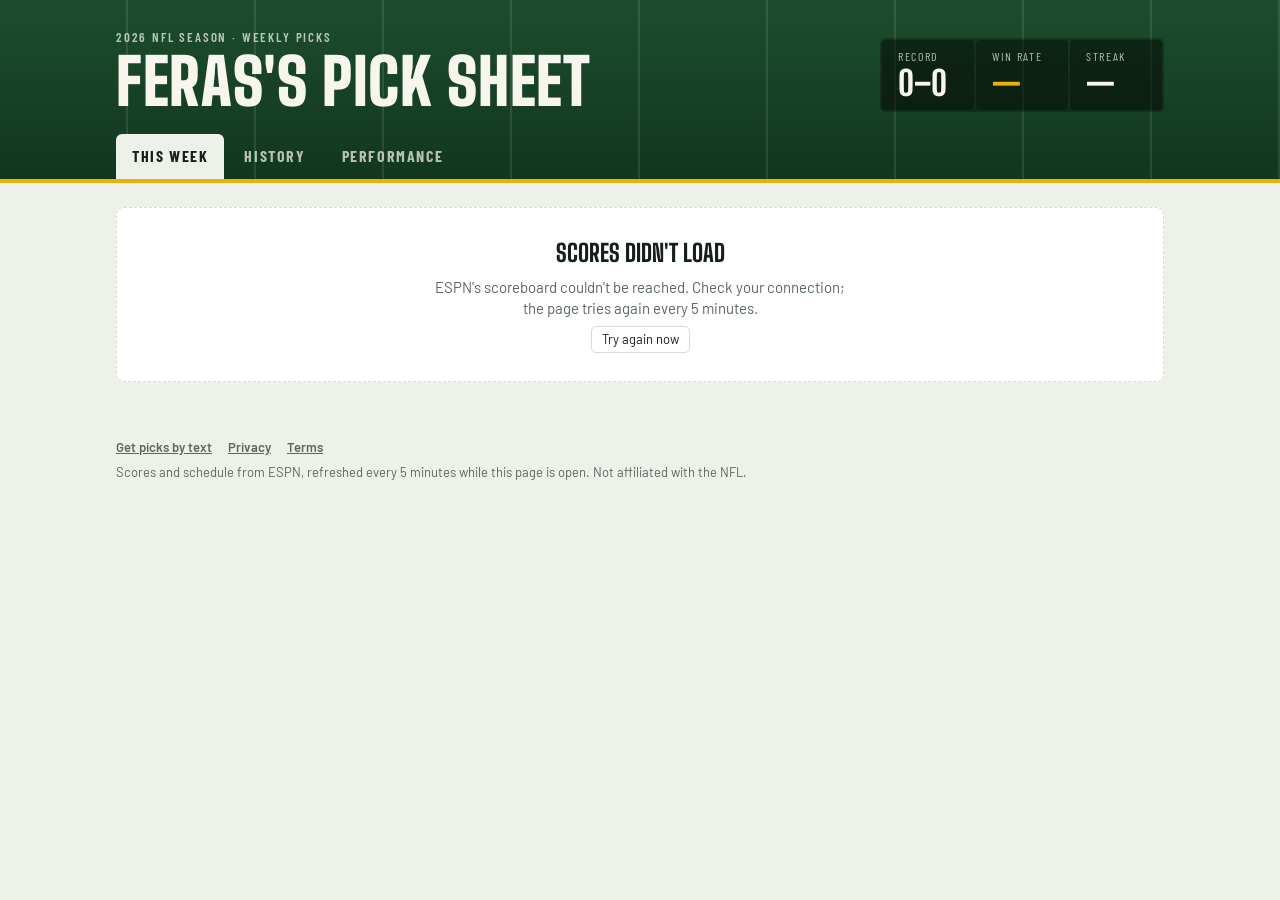
<file: index.html>
<!doctype html>
<html lang="en">
<head>
<meta charset="utf-8">
<meta name="viewport" content="width=device-width,initial-scale=1,viewport-fit=cover">
<title>Feras's Pick Sheet</title>
<meta name="description" content="Feras's NFL picks for the 2026 season, with live scores, week-by-week history and pick performance.">
<link rel="icon" href="data:image/svg+xml,%3Csvg xmlns='http://www.w3.org/2000/svg' viewBox='0 0 32 32'%3E%3Crect width='32' height='32' rx='6' fill='%231d4d2e'/%3E%3Cellipse cx='16' cy='16' rx='11' ry='7' fill='%238a4b22' transform='rotate(-35 16 16)'/%3E%3Cpath d='M11 21l10-10M13 15l2 2M15 13l2 2M17 11l2 2' stroke='%23fff' stroke-width='1.6'/%3E%3C/svg%3E">
<link rel="preconnect" href="https://fonts.googleapis.com">
<link rel="preconnect" href="https://fonts.gstatic.com" crossorigin>
<link rel="stylesheet" href="https://fonts.googleapis.com/css2?family=Big+Shoulders+Display:wght@700;800;900&family=Barlow:wght@400;500;600;700&family=Barlow+Condensed:wght@500;600;700&display=swap">
<style>
/* Layout: a turf scoreboard band (yard lines, chalk type) over a pale pick-sheet ground; games are scoreboard cards in a 2-up grid that stacks on phones */
:root{
  --turf:#1d4d2e; --turf-deep:#123620; --chalk:#f6f5ee; --chalk-dim:rgba(246,245,238,.72);
  --ground:#eef1ea; --card:#ffffff; --ink:#16201a; --muted:#5a675e; --rule:#d5dcd2; --soft:#e6ebe3;
  --flag:#e9b10c; --flag-ink:#2f2400;
  --win:#16804a; --loss:#c1352b; --push:#7c857d;
  --f-display:"Big Shoulders Display","Arial Narrow",Impact,sans-serif;
  --f-body:"Barlow",system-ui,-apple-system,"Segoe UI",sans-serif;
  --f-label:"Barlow Condensed","Arial Narrow",system-ui,sans-serif;
  color-scheme:light;
}
@media (prefers-color-scheme: dark){
  :root{
    --turf:#163d24; --turf-deep:#0d2817; --chalk:#f1f0e8; --chalk-dim:rgba(241,240,232,.7);
    --ground:#0e1511; --card:#161f19; --ink:#e7ece6; --muted:#93a097; --rule:#28352c; --soft:#1d2820;
    --flag:#f2c230; --flag-ink:#2f2400;
    --win:#3dbb74; --loss:#ee6259; --push:#8d968e;
    color-scheme:dark;
  }
}
*{box-sizing:border-box}
html{-webkit-text-size-adjust:100%}
body{margin:0;background:var(--ground);color:var(--ink);font-family:var(--f-body);font-size:15px;line-height:1.45;padding-bottom:env(safe-area-inset-bottom,0px)}
button{font:inherit;color:inherit}
:focus-visible{outline:2px solid var(--flag);outline-offset:2px}
[hidden]{display:none!important}
.wrap{max-width:1080px;margin:0 auto;padding-left:max(16px,env(safe-area-inset-left,0px));padding-right:max(16px,env(safe-area-inset-right,0px))}

/* ---------- turf band ---------- */
.band{
  color:var(--chalk);
  background:
    repeating-linear-gradient(90deg,transparent 0 calc(10% - 2px),rgba(255,255,255,.10) calc(10% - 2px) 10%),
    linear-gradient(180deg,var(--turf),var(--turf-deep));
  border-bottom:4px solid var(--flag);
}
.band .wrap{padding-block:calc(28px + env(safe-area-inset-top,0px)) 0;display:grid;gap:22px}
.band-top{display:flex;flex-wrap:wrap;justify-content:space-between;align-items:flex-end;gap:20px}
.eyebrow{font-family:var(--f-label);font-weight:600;letter-spacing:.14em;text-transform:uppercase;font-size:13px;color:var(--chalk-dim)}
h1{font-family:var(--f-display);font-weight:900;font-size:clamp(40px,7vw,64px);line-height:.92;margin:6px 0 0;text-transform:uppercase;letter-spacing:.01em;text-wrap:balance}
.board{display:flex;gap:2px;background:rgba(0,0,0,.28);border-radius:6px;padding:2px;flex-wrap:wrap}
.cell{background:rgba(0,0,0,.32);padding:8px 16px 10px;min-width:92px;border-radius:4px}
.cell .lbl{display:block;font-family:var(--f-label);font-size:12px;letter-spacing:.14em;text-transform:uppercase;color:var(--chalk-dim)}
.cell .num{display:block;font-family:var(--f-display);font-weight:800;font-size:34px;line-height:1;font-variant-numeric:tabular-nums;color:var(--chalk)}
.cell .num.flag{color:var(--flag)}
.tabs{display:flex;gap:4px;overflow-x:auto}
.tab{appearance:none;border:0;background:transparent;color:var(--chalk-dim);font-family:var(--f-label);font-weight:700;font-size:16px;letter-spacing:.1em;text-transform:uppercase;padding:10px 16px 12px;border-radius:6px 6px 0 0;cursor:pointer;white-space:nowrap}
.tab:hover{color:var(--chalk)}
.tab[aria-selected="true"]{background:var(--ground);color:var(--ink)}

main .wrap{padding-block:24px 56px;display:grid;gap:22px}
.note{font-size:14px;color:var(--muted)}
.livebar{display:flex;flex-wrap:wrap;gap:6px 14px;align-items:center;font-size:14px;color:var(--muted)}
.livebar .pulse{display:inline-block;width:8px;height:8px;border-radius:50%;background:var(--win);margin-right:6px;vertical-align:1px}
.livebar.stale .pulse{background:var(--loss)}
.linkbtn{appearance:none;border:1px solid var(--rule);background:var(--card);border-radius:5px;padding:3px 10px;font-size:13px;cursor:pointer}
.linkbtn:hover{border-color:var(--muted)}

/* ---------- week strip ---------- */
.weeks{display:flex;gap:6px;overflow-x:auto;padding-bottom:4px;scrollbar-width:thin}
.wk{appearance:none;border:1px solid var(--rule);background:var(--card);border-radius:6px;min-width:52px;padding:6px 8px 7px;cursor:pointer;display:grid;justify-items:center;gap:3px;flex:0 0 auto}
.wk .n{font-family:var(--f-display);font-weight:800;font-size:20px;line-height:1;font-variant-numeric:tabular-nums}
.wk .s{font-family:var(--f-label);font-size:11px;letter-spacing:.06em;color:var(--muted);font-variant-numeric:tabular-nums;white-space:nowrap}
.wk.now .s{color:var(--flag-ink);background:var(--flag);border-radius:3px;padding:0 4px}
.wk[aria-current="true"]{background:var(--ink);color:var(--ground);border-color:var(--ink)}
.wk[aria-current="true"] .s{color:inherit;opacity:.8}
.wk[aria-current="true"].now .s{color:var(--flag-ink);opacity:1}
.wk.good{box-shadow:inset 0 -3px 0 var(--win)}
.wk.bad{box-shadow:inset 0 -3px 0 var(--loss)}

.week-head{display:flex;flex-wrap:wrap;justify-content:space-between;align-items:flex-end;gap:12px 20px}
.week-head h2{font-family:var(--f-display);font-weight:900;font-size:40px;line-height:1;margin:0;text-transform:uppercase}
.week-head .sub{font-family:var(--f-label);font-size:15px;letter-spacing:.04em;color:var(--muted);margin-top:4px}
.week-head .tally{display:flex;flex-wrap:wrap;gap:4px 16px;align-items:baseline;font-family:var(--f-label);font-size:15px;color:var(--muted)}
.week-head .tally b{font-family:var(--f-display);font-size:26px;color:var(--ink);font-weight:800;font-variant-numeric:tabular-nums}

/* ---------- game cards ---------- */
.games{display:grid;grid-template-columns:repeat(auto-fill,minmax(min(100%,330px),1fr));gap:12px}
.game{background:var(--card);border:1px solid var(--rule);border-radius:8px;overflow:hidden;display:grid}
.g-head,.g-foot{display:flex;justify-content:space-between;gap:10px;align-items:center;padding:8px 12px;font-family:var(--f-label);font-size:13px;letter-spacing:.06em;text-transform:uppercase;color:var(--muted)}
.g-head{border-bottom:1px solid var(--soft)}
.g-foot{border-top:1px solid var(--soft);text-transform:none;letter-spacing:.02em}
.g-foot .venue{overflow:hidden;text-overflow:ellipsis;white-space:nowrap;min-width:0}
.status{font-weight:700;white-space:nowrap}
.status.live{color:var(--loss)}
.status.live::before{content:"";display:inline-block;width:7px;height:7px;border-radius:50%;background:var(--loss);margin-right:6px;vertical-align:1px;animation:pulse 1.4s ease-in-out infinite}
.status.final{color:var(--ink)}
@keyframes pulse{50%{opacity:.25}}
@media (prefers-reduced-motion:reduce){.status.live::before{animation:none}}

.team{display:grid;grid-template-columns:auto minmax(0,1fr) auto auto;align-items:center;gap:12px;padding:9px 12px;position:relative}
.team + .team{border-top:1px dashed var(--soft)}
.chip{width:40px;height:30px;border-radius:4px;display:grid;place-items:center;background:var(--tc);color:var(--tt);font-family:var(--f-display);font-weight:800;font-size:16px;letter-spacing:.02em;box-shadow:inset 0 0 0 1px rgba(127,127,127,.25)}
.tname{min-width:0;display:grid;line-height:1.15}
.tname .city{font-size:12px;color:var(--muted);font-family:var(--f-label);letter-spacing:.06em;text-transform:uppercase;white-space:nowrap;overflow:hidden;text-overflow:ellipsis}
.tname b{font-weight:700;font-size:17px;white-space:nowrap;overflow:hidden;text-overflow:ellipsis}
.tname .rec{font-weight:500;font-size:13px;color:var(--muted);margin-left:6px;font-variant-numeric:tabular-nums}
.score{font-family:var(--f-display);font-weight:800;font-size:28px;line-height:1;min-width:2.2ch;text-align:right;font-variant-numeric:tabular-nums;color:var(--muted)}
.team.won .score{color:var(--ink)}
.pick-tag{font-family:var(--f-label);font-weight:700;font-size:11px;letter-spacing:.12em;padding:2px 7px;border-radius:3px;background:var(--flag);color:var(--flag-ink);visibility:hidden}
.team.picked{background:color-mix(in srgb,var(--flag) 16%,var(--card))}
.team.picked::before{content:"";position:absolute;left:0;top:0;bottom:0;width:4px;background:var(--flag)}
.team.picked .pick-tag{visibility:visible}
.game.r-win .team.picked{background:color-mix(in srgb,var(--win) 14%,var(--card))}
.game.r-win .team.picked::before,.game.r-win .team.picked .pick-tag{background:var(--win);color:#fff}
.game.r-loss .team.picked{background:color-mix(in srgb,var(--loss) 12%,var(--card))}
.game.r-loss .team.picked::before,.game.r-loss .team.picked .pick-tag{background:var(--loss);color:#fff}
.verdict{font-weight:700;letter-spacing:.06em;text-transform:uppercase;white-space:nowrap}
.verdict.win{color:var(--win)} .verdict.loss{color:var(--loss)} .verdict.push,.verdict.none{color:var(--muted)}

/* ---------- history ---------- */
.panel{background:var(--card);border:1px solid var(--rule);border-radius:8px}
.panel h3{font-family:var(--f-label);font-weight:700;font-size:14px;letter-spacing:.14em;text-transform:uppercase;color:var(--muted);margin:0;padding:14px 16px 0}
.scroll{overflow-x:auto}
table{border-collapse:collapse;width:100%;font-variant-numeric:tabular-nums}
th,td{text-align:left;padding:10px 14px;border-bottom:1px solid var(--soft);white-space:nowrap}
th{font-family:var(--f-label);font-weight:700;font-size:12px;letter-spacing:.12em;text-transform:uppercase;color:var(--muted)}
tbody tr.link{cursor:pointer}
tbody tr.link:hover{background:var(--soft)}
td.big{font-family:var(--f-display);font-weight:800;font-size:22px}
td.num{text-align:right} th.num{text-align:right}
tr.total td{border-bottom:0;font-weight:700;border-top:2px solid var(--ink)}
tr.empty td{color:var(--muted)}
.dots{display:flex;gap:3px;flex-wrap:nowrap}
.dot{width:10px;height:10px;border-radius:2px;background:var(--soft)}
.dot.win{background:var(--win)} .dot.loss{background:var(--loss)} .dot.push{background:var(--push)} .dot.pending{background:transparent;box-shadow:inset 0 0 0 1.5px var(--flag)}
.legend{display:flex;flex-wrap:wrap;gap:14px;padding:10px 16px 14px;font-size:13px;color:var(--muted)}
.legend span{display:inline-flex;align-items:center;gap:6px}
.pct-good{color:var(--win)} .pct-bad{color:var(--loss)}

/* ---------- stats ---------- */
.tiles{display:grid;grid-template-columns:repeat(auto-fit,minmax(min(100%,180px),1fr));gap:12px}
.tile{background:var(--card);border:1px solid var(--rule);border-radius:8px;padding:14px 16px}
.tile .lbl{font-family:var(--f-label);font-weight:700;font-size:12px;letter-spacing:.14em;text-transform:uppercase;color:var(--muted)}
.tile .val{font-family:var(--f-display);font-weight:800;font-size:40px;line-height:1.05;font-variant-numeric:tabular-nums}
.tile .sub{font-size:13px;color:var(--muted)}
.chart{padding:8px 12px 12px}
.chart svg{display:block;width:100%;height:auto;min-width:560px}
.chart .axis{fill:var(--muted);font-family:var(--f-label);font-size:12px}
.chart .grid{stroke:var(--soft);stroke-width:1}
.chart .ref{stroke:var(--muted);stroke-dasharray:4 4;stroke-width:1}
.chart .bar-win{fill:var(--win)} .chart .bar-loss{fill:var(--loss)} .chart .bar-even{fill:var(--push)}
.chart .lab{fill:var(--ink);font-family:var(--f-display);font-weight:800;font-size:13px}
.splits{display:grid;grid-template-columns:repeat(auto-fit,minmax(min(100%,300px),1fr));gap:12px}
.split-row{display:grid;grid-template-columns:minmax(0,1fr) auto;gap:4px 12px;padding:10px 16px;border-top:1px solid var(--soft);align-items:center}
.split-row:first-of-type{border-top:0}
.split-row .k{font-weight:600}
.split-row .v{font-variant-numeric:tabular-nums;font-weight:600}
.meter{grid-column:1/-1;height:6px;background:color-mix(in srgb,var(--loss) 30%,var(--soft));border-radius:3px;overflow:hidden}
.meter i{display:block;height:100%;background:var(--win)}
.team-cell{display:flex;align-items:center;gap:10px}
.team-cell .chip{width:34px;height:24px;font-size:13px}

.empty-state{background:var(--card);border:1px dashed var(--rule);border-radius:8px;padding:28px 20px;text-align:center;display:grid;gap:6px;justify-items:center}
.empty-state b{font-family:var(--f-display);font-size:24px;text-transform:uppercase;font-weight:800}
.empty-state p{margin:0;color:var(--muted);max-width:52ch}
footer .wrap{padding-block:0 32px;font-size:13px;color:var(--muted)}
footer a{color:inherit}
.foot-links{display:flex;flex-wrap:wrap;gap:6px 16px;margin-bottom:6px;font-weight:600}
</style>
</head>
<body>
<header class="band">
  <div class="wrap">
    <div class="band-top">
      <div>
        <div class="eyebrow">2026 NFL season &middot; weekly picks</div>
        <h1>Feras's Pick Sheet</h1>
      </div>
      <div class="board" id="board" aria-label="Season record"></div>
    </div>
    <nav class="tabs" role="tablist" aria-label="Sections">
      <button class="tab" role="tab" id="tab-picks" data-view="picks">This week</button>
      <button class="tab" role="tab" id="tab-history" data-view="history">History</button>
      <button class="tab" role="tab" id="tab-stats" data-view="stats">Performance</button>
    </nav>
  </div>
</header>
<main><div class="wrap" id="view"></div></main>
<footer><div class="wrap">
  <nav class="foot-links"><a href="sms.html">Get picks by text</a><a href="privacy.html">Privacy</a><a href="terms.html">Terms</a></nav>
  Scores and schedule from ESPN, refreshed every 5 minutes while this page is open. Not affiliated with the NFL.
</div></footer>

<script>
const SEASON = 2026, WEEKS = 18, REFRESH_MS = 5 * 60 * 1000;
const API = w => `https://site.api.espn.com/apis/site/v2/sports/football/nfl/scoreboard?seasontype=2&week=${w}&dates=${SEASON}`;
const VIEWS = ["picks","history","stats"];
const S = { weeks:{}, pickLists:{}, picksUpdated:null, view:"picks", week:null, status:"loading", lastFetch:null, stale:false };

const esc = s => String(s ?? "").replace(/[&<>"']/g, c => ({"&":"&amp;","<":"&lt;",">":"&gt;",'"':"&quot;","'":"&#39;"}[c]));
const pct = (w,l) => (w+l) ? (100*w/(w+l)) : null;
const fmtPct = p => p==null ? "—" : p.toFixed(1)+"%";
const rec = (w,l,p) => `${w}–${l}${p?`–${p}`:""}`;

function textOn(hex){
  if(!/^#[0-9a-f]{6}$/i.test(hex||"")) return "#fff";
  const n = parseInt(hex.slice(1),16), r=(n>>16)&255, g=(n>>8)&255, b=n&255;
  return (0.2126*r+0.7152*g+0.0722*b)/255 > 0.62 ? "#111" : "#fff";
}
function chip(t){ return `<span class="chip" style="--tc:${esc(t.color)};--tt:${textOn(t.color)}">${esc(t.abbr)}</span>`; }

const dayFmt = new Intl.DateTimeFormat(undefined,{weekday:"short",hour:"numeric",minute:"2-digit"});
const dateFmt = new Intl.DateTimeFormat(undefined,{month:"short",day:"numeric"});
const timeFmt = new Intl.DateTimeFormat(undefined,{hour:"numeric",minute:"2-digit"});
const etHour = new Intl.DateTimeFormat("en-US",{hour:"numeric",hour12:false,timeZone:"America/New_York"});
const kickoff = g => new Date(g.kickoff);

/* ---------- data ---------- */
function parseTeam(x){
  const tm = x.team || {};
  return { abbr:tm.abbreviation, name:tm.shortDisplayName || tm.name, city:tm.location || "",
    color:"#"+(tm.color||"555555"), record:((x.records||[])[0]||{}).summary || "" };
}
function parseWeek(w, d){
  const games = (d.events||[]).map(e=>{
    const c = e.competitions[0], side = {};
    for(const x of c.competitors) side[x.homeAway] = x;
    const st = c.status.type;
    const g = { id:e.id, kickoff:e.date, away:parseTeam(side.away), home:parseTeam(side.home),
      awayScore:Number(side.away.score||0), homeScore:Number(side.home.score||0),
      state:st.state, detail:st.shortDetail || "", line:((c.odds||[])[0]||{}).details || "",
      venue:(c.venue||{}).fullName || "",
      broadcast:(c.broadcasts||[]).flatMap(b=>b.names||[]).join(", ") };
    if(st.state==="post") g.winner = g.homeScore>g.awayScore ? g.home.abbr : g.awayScore>g.homeScore ? g.away.abbr : "TIE";
    return g;
  }).sort((a,b)=> a.kickoff<b.kickoff ? -1 : a.kickoff>b.kickoff ? 1 : a.id.localeCompare(b.id));
  return { week:w, games, bye:((d.week||{}).teamsOnBye||[]).map(t=>t.abbreviation) };
}
async function loadWeek(w){
  const r = await fetch(API(w), {cache:"no-store"});
  if(!r.ok) throw new Error("ESPN "+r.status);
  const doc = parseWeek(w, await r.json());
  if(doc.games.length) S.weeks[w] = doc;
}
async function loadPicks(){
  const r = await fetch("picks.json?t="+Date.now(), {cache:"no-store"});
  if(!r.ok) throw new Error("picks "+r.status);
  const j = await r.json();
  S.pickLists = j.weeks || {};
  S.picksUpdated = j.updatedAt || null;
}
// picks.json lists the teams picked each week; each team plays once a week, so the team names the game.
// "DET" is a straight-up pick; "DET -2.5" (or "NE +3", "DAL PK") is against the spread, with the line from the picked team's side.
// A trailing "fixed" ("DET -2.5 fixed") marks a custom line that the line updater leaves alone.
function parsePick(x){
  const m = /^\s*([A-Z]{2,3})(?:\s+(PK|[+-]?\d+(?:\.\d+)?))?(?:\s+(fixed))?\s*$/i.exec(String(x));
  if(!m) return null;
  return { team:m[1].toUpperCase(), spread: m[2]==null ? null : /pk/i.test(m[2]) ? 0 : Number(m[2]), fixed: !!m[3] };
}
function picksFor(w){
  const list = (S.pickLists[w] || []).map(parsePick).filter(Boolean), doc = S.weeks[w], out = {};
  if(!doc) return out;
  for(const g of doc.games){
    const p = list.find(p=>p.team===g.away.abbr) || list.find(p=>p.team===g.home.abbr);
    if(p) out[g.id] = p;
  }
  return out;
}
const fmtSpread = s => s==null ? "" : s===0 ? "PK" : (s>0?"+":"")+s;

/* ---------- scoring ---------- */
function locked(g){ return g.state !== "pre" || Date.now() >= kickoff(g).getTime(); }
function grade(g, p){
  if(!p) return "none";
  if(g.state !== "post") return "pending";
  const margin = p.team===g.home.abbr ? g.homeScore-g.awayScore : g.awayScore-g.homeScore;
  const m = margin + (p.spread ?? 0);
  return m>0 ? "win" : m<0 ? "loss" : "push";
}
function weekNums(){ return Object.keys(S.weeks).map(Number).sort((a,b)=>a-b); }
function weekStats(w){
  const doc = S.weeks[w], picks = picksFor(w);
  const s = {w:0,l:0,p:0,pending:0,picked:0,total:doc?doc.games.length:0,dots:[]};
  if(!doc) return s;
  for(const g of doc.games){
    const r = grade(g, picks[g.id]);
    if(r==="none") continue;
    s.picked++; s.dots.push(r);
    if(r==="win") s.w++; else if(r==="loss") s.l++; else if(r==="push") s.p++; else s.pending++;
  }
  return s;
}
function currentWeek(){
  const now = Date.now(), ws = weekNums();
  for(const w of ws){
    const last = Math.max(...S.weeks[w].games.map(g=>kickoff(g).getTime()));
    if(last + 12*3600e3 > now) return w;
  }
  return ws[ws.length-1] ?? 1;
}
function allGraded(){
  const out = [];
  for(const w of weekNums()){
    const picks = picksFor(w);
    for(const g of S.weeks[w].games){
      const p = picks[g.id], r = grade(g, p);
      if(r==="none") continue;
      out.push({w,g,pick:p.team,spread:p.spread,r,t:kickoff(g).getTime()});
    }
  }
  return out.sort((a,b)=>a.t-b.t);
}
function totals(list){
  const t={w:0,l:0,p:0,pending:0};
  for(const x of list){ if(x.r==="win") t.w++; else if(x.r==="loss") t.l++; else if(x.r==="push") t.p++; else t.pending++; }
  return t;
}
function streak(list){
  const done = list.filter(x=>x.r==="win"||x.r==="loss");
  if(!done.length) return "—";
  const last = done[done.length-1].r; let n=0;
  for(let i=done.length-1;i>=0 && done[i].r===last;i--) n++;
  return (last==="win"?"W":"L")+n;
}

/* ---------- render ---------- */
function render(){
  for(const b of document.querySelectorAll(".tab")) b.setAttribute("aria-selected", String(b.dataset.view===S.view));
  const list = allGraded(), t = totals(list);
  document.getElementById("board").innerHTML =
    `<div class="cell"><span class="lbl">Record</span><span class="num">${rec(t.w,t.l,t.p)}</span></div>
     <div class="cell"><span class="lbl">Win rate</span><span class="num flag">${fmtPct(pct(t.w,t.l))}</span></div>
     <div class="cell"><span class="lbl">Streak</span><span class="num">${streak(list)}</span></div>`;
  const v = document.getElementById("view");
  if(!weekNums().length){
    v.innerHTML = S.status==="error"
      ? `<div class="empty-state"><b>Scores didn't load</b><p>ESPN's scoreboard couldn't be reached. Check your connection; the page tries again every 5 minutes.</p><button class="linkbtn" data-refresh>Try again now</button></div>`
      : `<div class="empty-state"><b>Loading the schedule</b><p>Pulling games and scores…</p></div>`;
    return;
  }
  if(S.week==null || !S.weeks[S.week]) S.week = currentWeek();
  v.innerHTML = S.view==="history" ? renderHistory() : S.view==="stats" ? renderStats(list,t) : renderPicks();
  const cur = v.querySelector('.wk[aria-current="true"]');
  if(cur && !render.scrolled){ cur.scrollIntoView({block:"nearest",inline:"center"}); render.scrolled = true; }
}

function liveBar(){
  if(!S.lastFetch) return "";
  return `<div class="livebar ${S.stale?"stale":""}"><span><span class="pulse"></span>${S.stale ? "Couldn't refresh scores. Showing results from" : "Scores updated"} ${timeFmt.format(S.lastFetch)}</span>
    <span>Refreshes every 5 minutes</span>${S.picksUpdated ? `<span>Picks updated ${dateFmt.format(new Date(S.picksUpdated))}</span>` : ""}
    <button class="linkbtn" data-refresh>Refresh now</button></div>`;
}

function renderPicks(){
  const w = S.week, doc = S.weeks[w], picks = picksFor(w), now = currentWeek();
  const strip = weekNums().map(n=>{
    const s = weekStats(n), done = s.w+s.l;
    const cls = done ? (s.w>=s.l ? "good" : "bad") : "";
    const sub = n===now ? "NOW" : done ? rec(s.w,s.l) : s.picked ? `${s.picked} pk` : "—";
    return `<button class="wk ${n===now?"now":""} ${cls}" data-week="${n}" aria-current="${n===w}" aria-label="Week ${n}"><span class="n">${n}</span><span class="s">${sub}</span></button>`;
  }).join("");
  const times = doc.games.map(kickoff);
  const range = `${dateFmt.format(new Date(Math.min(...times)))} – ${dateFmt.format(new Date(Math.max(...times)))}`;
  const s = weekStats(w);
  const atsPicks = Object.values(picks).filter(p=>p.spread!=null), ats = atsPicks.length > 0;
  const atsNote = (atsPicks.every(p=>p.fixed) ? "Graded against the spread, using Feras's own lines."
    : atsPicks.some(p=>p.fixed) ? "Graded against the spread. Custom lines are fixed; the rest follow ESPN's line until kickoff, then lock."
    : "Graded against the spread. Lines follow ESPN's line until kickoff, then lock.")
    + (atsPicks.length < Object.keys(picks).length ? " Moneyline (ML) picks just need to win." : "");
  return `
    <div class="weeks" role="list" aria-label="Weeks">${strip}</div>
    <div class="week-head">
      <div>
        <h2>Week ${w}</h2>
        <div class="sub">${range}${doc.bye?.length ? ` &middot; Bye: ${doc.bye.map(esc).join(", ")}` : ""}</div>
      </div>
      <div class="tally">
        <span><b>${s.picked}/${s.total}</b> picked</span>
        <span><b>${rec(s.w,s.l,s.p)}</b> graded</span>
        ${s.pending ? `<span><b>${s.pending}</b> pending</span>` : ""}
      </div>
    </div>
    ${liveBar()}
    ${s.picked ? `<div class="note">${ats ? atsNote :"Graded straight up: a pick wins if that team wins."}</div>` : `<div class="note">${w > now ? "Picks for this week aren't in yet." : "No picks were made for this week."}</div>`}
    <div class="games">${doc.games.map(g=>gameCard(g, picks[g.id])).join("")}</div>
    <div class="note">Times shown in your time zone.</div>`;
}

function gameCard(g, pick){
  const r = grade(g, pick), isLocked = locked(g);
  let status, cls = "";
  if(g.state==="post"){ status = g.detail || "Final"; cls="final"; }
  else if(g.state==="in"){ status = g.detail || "Live"; cls="live"; }
  else if(isLocked){ status = "Kicked off"; cls="live"; }
  else status = g.line ? `Line ${g.line}` : "";
  const when = `${dayFmt.format(kickoff(g))}${g.broadcast?` · ${g.broadcast}`:""}`;
  const ats = pick && pick.spread!=null;
  const verdict = {win: ats?"✓ Covered":"✓ Correct", loss: ats?"✗ Didn't cover":"✗ Missed", push:"Push", pending:"Picked", none:"No pick"}[r];
  const vcls = r==="pending" ? "none" : r;
  return `<article class="game r-${r}">
    <div class="g-head"><span>${esc(when)}</span><span class="status ${cls}">${esc(status)}</span></div>
    ${teamRow(g,"away",pick)}${teamRow(g,"home",pick)}
    <div class="g-foot"><span class="venue">${esc(g.venue)}</span><span class="verdict ${vcls}">${verdict}</span></div>
  </article>`;
}
function teamRow(g, side, pick){
  const t = g[side], picked = pick?.team===t.abbr;
  const won = g.state==="post" && g.winner===t.abbr;
  return `<div class="team ${picked?"picked":""} ${won?"won":""}">
    ${chip(t)}
    <span class="tname"><span class="city">${side==="home"?"@ ":""}${esc(t.city)}</span><b>${esc(t.name)}<span class="rec">${esc(t.record)}</span></b></span>
    <span class="pick-tag">PICK${picked ? " "+(pick.spread!=null ? fmtSpread(pick.spread) : "ML") : ""}</span>
    <span class="score">${g.state!=="pre" ? g[side+"Score"] : ""}</span>
  </div>`;
}

function renderHistory(){
  const now = currentWeek();
  const rows = weekNums().filter(w=>w<=now).reverse().map(w=>{
    const s = weekStats(w), p = pct(s.w,s.l);
    const pc = p==null ? "" : p>=50 ? "pct-good" : "pct-bad";
    if(!s.picked) return `<tr class="link empty" data-week="${w}"><td class="big">${w}</td><td>No picks</td><td class="num">—</td><td class="num">0/${s.total}</td><td></td></tr>`;
    return `<tr class="link" data-week="${w}"><td class="big">${w}</td><td class="big">${rec(s.w,s.l,s.p)}</td><td class="num ${pc}"><b>${fmtPct(p)}</b></td><td class="num">${s.picked}/${s.total}</td>
      <td><div class="dots">${s.dots.map(d=>`<i class="dot ${d}"></i>`).join("")}</div></td></tr>`;
  }).join("");
  const t = totals(allGraded()), picked = weekNums().reduce((a,w)=>a+weekStats(w).picked,0);
  return `<div class="panel">
    <h3>Week by week</h3>
    <div class="scroll"><table>
      <thead><tr><th>Week</th><th>Record</th><th class="num">Win %</th><th class="num">Picked</th><th>Results</th></tr></thead>
      <tbody>${rows}<tr class="total"><td>Season</td><td class="big">${rec(t.w,t.l,t.p)}</td><td class="num">${fmtPct(pct(t.w,t.l))}</td><td class="num">${picked}</td><td></td></tr></tbody>
    </table></div>
    <div class="legend"><span><i class="dot win"></i>Correct</span><span><i class="dot loss"></i>Missed</span><span><i class="dot push"></i>Tie</span><span><i class="dot pending"></i>Not final</span><span>Select a week to open its games.</span></div>
  </div>`;
}

function renderStats(list, t){
  const done = list.filter(x=>x.r==="win"||x.r==="loss");
  if(!done.length) return `<div class="empty-state"><b>No graded picks yet</b><p>Performance fills in once picked games go final.</p></div>`;
  const ws = weekNums().map(w=>({wk:w,...weekStats(w)})).filter(s=>s.w+s.l>0);
  const best = ws.reduce((a,b)=> (pct(b.w,b.l)>pct(a.w,a.l) || (pct(b.w,b.l)===pct(a.w,a.l) && b.w>a.w)) ? b : a);
  const worst = ws.reduce((a,b)=> pct(b.w,b.l)<pct(a.w,a.l) ? b : a);
  let run=0, longest=0; for(const x of done){ run = x.r==="win" ? run+1 : 0; longest=Math.max(longest,run); }
  const tiles = `<div class="tiles">
    <div class="tile"><div class="lbl">Season record</div><div class="val">${rec(t.w,t.l,t.p)}</div><div class="sub">${t.pending} pick${t.pending===1?"":"s"} not final yet</div></div>
    <div class="tile"><div class="lbl">Win rate</div><div class="val">${fmtPct(pct(t.w,t.l))}</div><div class="sub">across ${t.w+t.l} graded games</div></div>
    <div class="tile"><div class="lbl">Best week</div><div class="val">Wk ${best.wk}</div><div class="sub">${rec(best.w,best.l)} &middot; ${fmtPct(pct(best.w,best.l))}</div></div>
    <div class="tile"><div class="lbl">Toughest week</div><div class="val">Wk ${worst.wk}</div><div class="sub">${rec(worst.w,worst.l)} &middot; ${fmtPct(pct(worst.w,worst.l))}</div></div>
    <div class="tile"><div class="lbl">Longest win streak</div><div class="val">${longest}</div><div class="sub">current: ${streak(list)}</div></div>
  </div>`;

  const cw=40, L=40, T=24, H=150, B=28, width=L+WEEKS*cw+8, height=T+H+B;
  const y = p => T + H - (p/100)*H;
  let svg = `<svg viewBox="0 0 ${width} ${height}" role="img" aria-label="Win percentage by week">`;
  for(const p of [0,25,50,75,100]){
    svg += `<line class="${p===50?"ref":"grid"}" x1="${L}" x2="${width-8}" y1="${y(p)}" y2="${y(p)}"/><text class="axis" x="${L-8}" y="${y(p)+4}" text-anchor="end">${p}%</text>`;
  }
  for(let w=1; w<=WEEKS; w++){
    const x = L + (w-1)*cw, s = weekStats(w), p = pct(s.w,s.l);
    svg += `<text class="axis" x="${x+cw/2}" y="${T+H+18}" text-anchor="middle">${w}</text>`;
    if(p==null) continue;
    const top = y(Math.max(p,1.5)), cls = p>50 ? "bar-win" : p<50 ? "bar-loss" : "bar-even";
    svg += `<rect class="${cls}" x="${x+7}" y="${top}" width="${cw-14}" height="${T+H-top}" rx="2"><title>Week ${w}: ${rec(s.w,s.l)} (${fmtPct(p)})</title></rect>`;
    svg += `<text class="lab" x="${x+cw/2}" y="${top-6}" text-anchor="middle">${s.w}–${s.l}</text>`;
  }
  svg += `</svg>`;

  const split = (label, pred) => { const xs = done.filter(pred), a = totals(xs), p = pct(a.w,a.l);
    return `<div class="split-row"><span class="k">${label}</span><span class="v">${rec(a.w,a.l)} &middot; ${fmtPct(p)}</span><span class="meter"><i style="width:${p??0}%"></i></span></div>`; };
  const prime = x => { const h = Number(etHour.format(kickoff(x.g))); return h>=19 || h<4; };
  const fav = x => {
    if(x.spread!=null) return x.spread<0 ? x.pick : x.spread>0 ? (x.pick===x.g.home.abbr ? x.g.away.abbr : x.g.home.abbr) : null;
    const m = /^([A-Z]{2,3})\s-/.exec(x.g.line||""); return m ? m[1] : null;
  };
  const withLine = done.filter(x=>fav(x));
  const splits = `<div class="splits">
    <div class="panel"><h3>Where they picked</h3>${split("Home teams", x=>x.pick===x.g.home.abbr)}${split("Road teams", x=>x.pick===x.g.away.abbr)}</div>
    <div class="panel"><h3>When they played</h3>${split("Prime time (7 PM ET or later)", prime)}${split("Daytime kickoffs", x=>!prime(x))}</div>
    ${withLine.length ? `<div class="panel"><h3>Versus the line</h3>${split("Picked the favorite", x=>fav(x)===x.pick)}${split("Picked the underdog", x=>fav(x) && fav(x)!==x.pick)}</div>` : ""}
  </div>`;

  const by = {};
  for(const x of done){
    const team = x.pick===x.g.home.abbr ? x.g.home : x.g.away;
    const e = by[team.abbr] ||= {team, w:0, l:0};
    x.r==="win" ? e.w++ : e.l++;
  }
  const teams = Object.values(by).sort((a,b)=>(b.w+b.l)-(a.w+a.l) || b.w-a.w).slice(0,12);
  const ledger = `<div class="panel"><h3>Most-backed teams</h3><div class="scroll"><table>
    <thead><tr><th>Team</th><th class="num">Picked</th><th class="num">Record</th><th class="num">Win %</th></tr></thead>
    <tbody>${teams.map(e=>{ const p=pct(e.w,e.l); return `<tr><td><span class="team-cell">${chip(e.team)}${esc(e.team.city+" "+e.team.name)}</span></td><td class="num">${e.w+e.l}</td><td class="num"><b>${rec(e.w,e.l)}</b></td><td class="num ${p>=50?"pct-good":"pct-bad"}">${fmtPct(p)}</td></tr>`; }).join("")}</tbody>
  </table></div></div>`;

  return `${tiles}<div class="panel"><h3>Win % by week</h3><div class="chart scroll">${svg}</div></div>${splits}${ledger}`;
}

/* ---------- loading & refresh ---------- */
async function loadAll(){
  const results = await Promise.allSettled([loadPicks(), ...Array.from({length:WEEKS},(_,i)=>loadWeek(i+1))]);
  const weeksOk = results.slice(1).some(r=>r.status==="fulfilled");
  S.status = weeksOk ? "ready" : "error";
  if(weeksOk){ S.lastFetch = new Date(); S.stale = false; }
  render();
}
// After the first load, only weeks that can still change are refetched: the current week and any with games not yet final
async function refresh(){
  const now = currentWeek();
  const due = weekNums().filter(w => w===now || S.weeks[w].games.some(g => g.state!=="post" && kickoff(g).getTime() < Date.now()));
  if(!due.includes(now)) due.push(now);
  if(now < WEEKS) due.push(now+1);
  const results = await Promise.allSettled([loadPicks(), ...due.map(loadWeek)]);
  const failed = results.slice(1).every(r=>r.status==="rejected");
  if(failed) S.stale = true; else { S.stale = false; S.lastFetch = new Date(); }
  render();
}
let timer = null;
function schedule(){ clearTimeout(timer); timer = setTimeout(async()=>{ await (weekNums().length ? refresh() : loadAll()); schedule(); }, REFRESH_MS); }
document.addEventListener("visibilitychange", ()=>{
  if(document.visibilityState==="visible" && S.lastFetch && Date.now()-S.lastFetch.getTime() > REFRESH_MS){ refresh().then(schedule); }
});

/* ---------- interaction ---------- */
function go(view, week){
  if(view) S.view = view;
  if(week!=null){ S.week = week; render.scrolled = false; }
  try{ history.replaceState(null,"","#"+S.view); }catch(_){}
  render();
  if(week!=null) window.scrollTo({top:0});
}
document.addEventListener("click", e=>{
  const tab = e.target.closest(".tab"); if(tab) return go(tab.dataset.view);
  const wk = e.target.closest("[data-week]"); if(wk) return go("picks", Number(wk.dataset.week));
  const rf = e.target.closest("[data-refresh]"); if(rf){ (weekNums().length ? refresh() : loadAll()).then(schedule); }
});
const h = (location.hash||"").slice(1); if(VIEWS.includes(h)) S.view = h;

render();
loadAll().then(schedule);
</script>
</body>
</html>
</file>
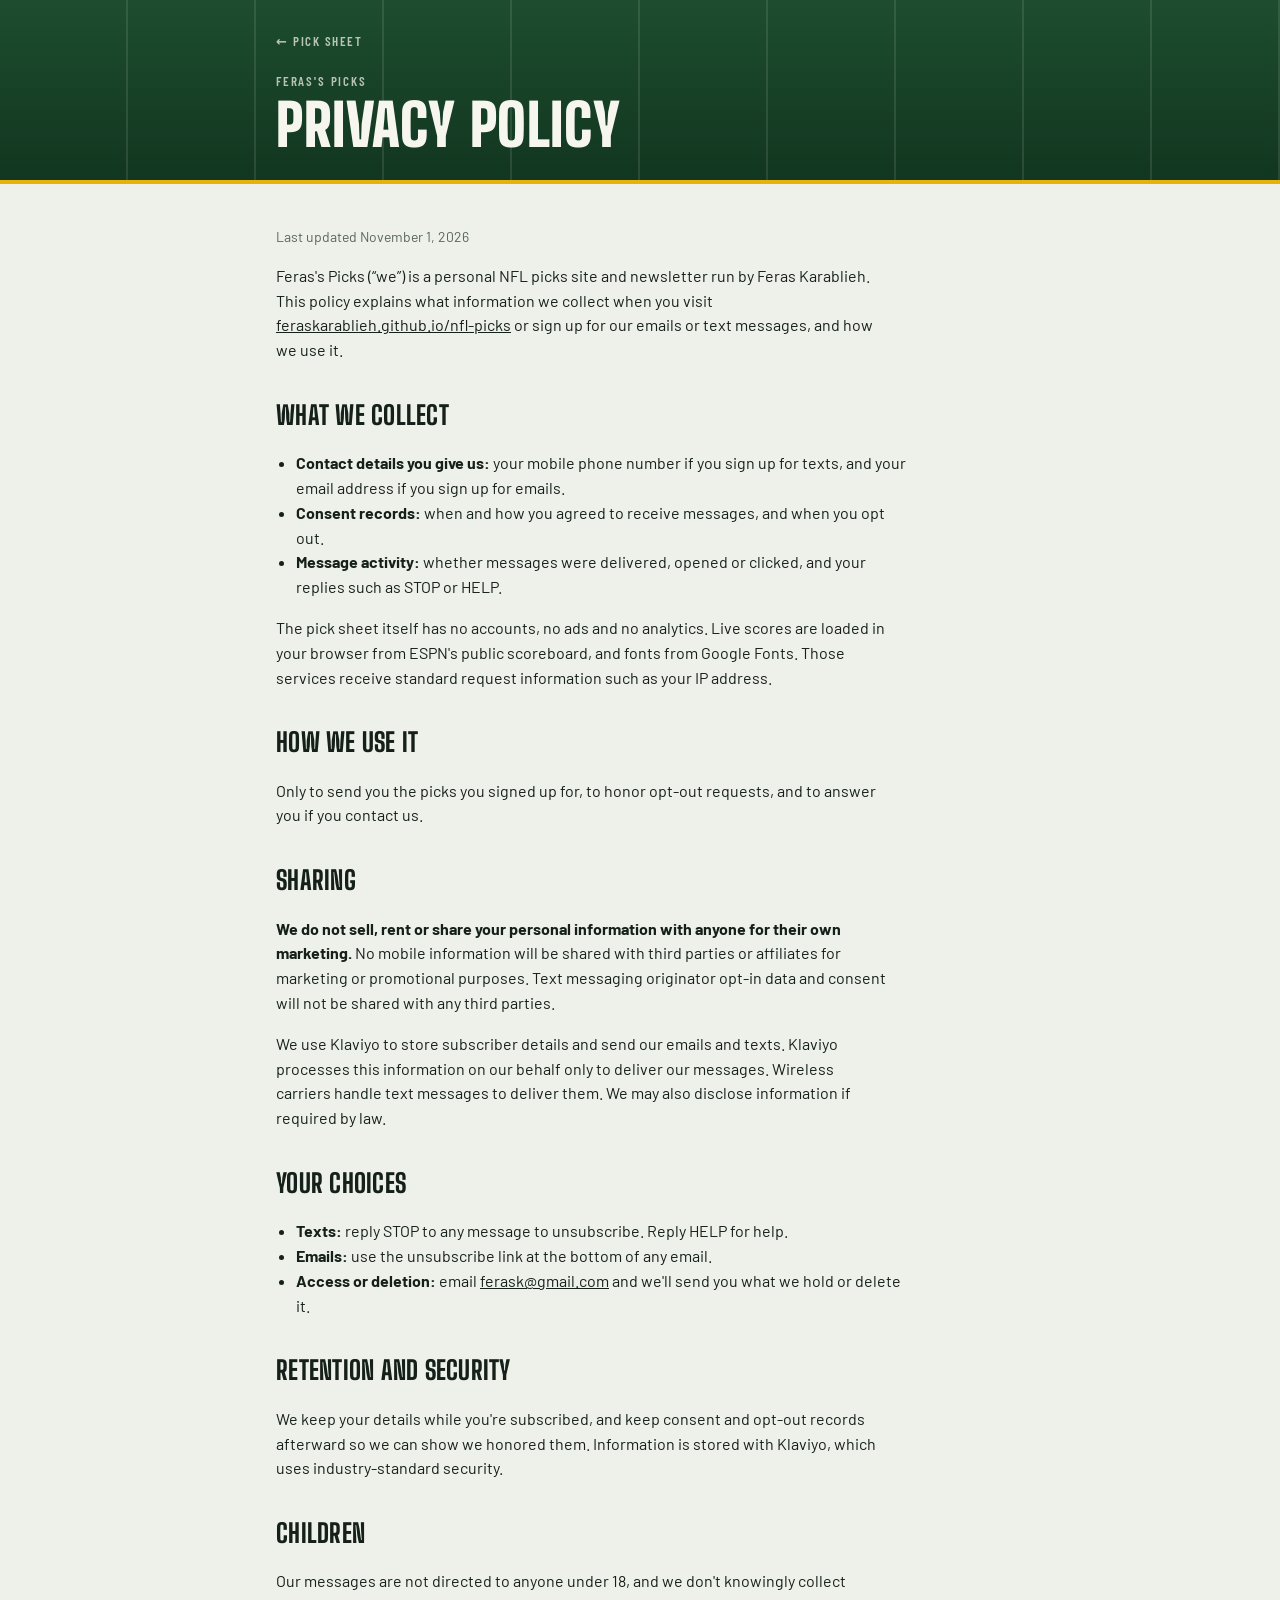
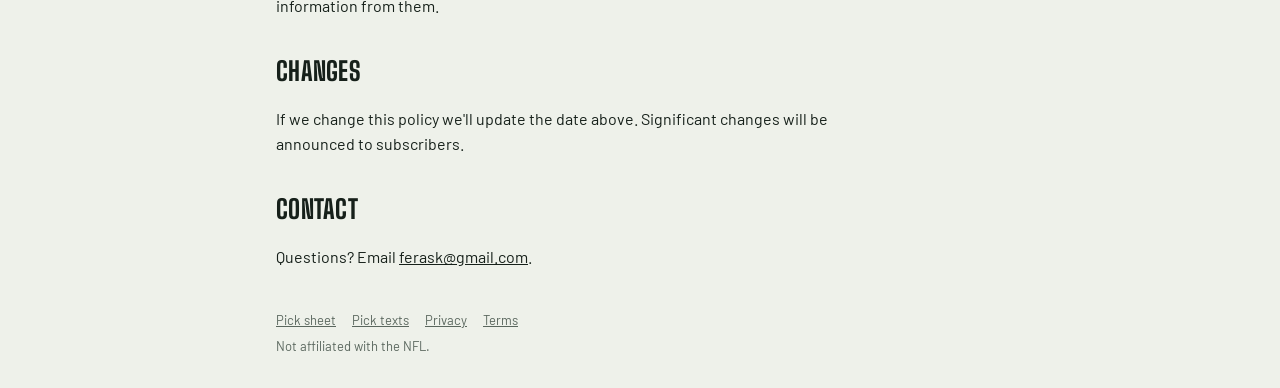
<file: privacy.html>
<!doctype html>
<html lang="en">
<head>
<meta charset="utf-8">
<meta name="viewport" content="width=device-width,initial-scale=1,viewport-fit=cover">
<title>Privacy Policy · Feras's Pick Sheet</title>
<meta name="description" content="How Feras's Picks handles your information.">
<link rel="icon" href="data:image/svg+xml,%3Csvg xmlns='http://www.w3.org/2000/svg' viewBox='0 0 32 32'%3E%3Crect width='32' height='32' rx='6' fill='%231d4d2e'/%3E%3Cellipse cx='16' cy='16' rx='11' ry='7' fill='%238a4b22' transform='rotate(-35 16 16)'/%3E%3Cpath d='M11 21l10-10M13 15l2 2M15 13l2 2M17 11l2 2' stroke='%23fff' stroke-width='1.6'/%3E%3C/svg%3E">
<link rel="preconnect" href="https://fonts.googleapis.com">
<link rel="preconnect" href="https://fonts.gstatic.com" crossorigin>
<link rel="stylesheet" href="https://fonts.googleapis.com/css2?family=Big+Shoulders+Display:wght@700;800;900&family=Barlow:wght@400;500;600;700&family=Barlow+Condensed:wght@500;600;700&display=swap">
<link rel="stylesheet" href="pages.css">
</head>
<body>
<header class="band">
  <div class="wrap">
    <a class="back" href="./">&larr; Pick sheet</a>
    <div class="eyebrow">Feras's Picks</div>
    <h1>Privacy Policy</h1>
  </div>
</header>

<main><div class="wrap">
  <p class="updated">Last updated November 1, 2026</p>
  <p>Feras's Picks (&ldquo;we&rdquo;) is a personal NFL picks site and newsletter run by Feras Karablieh. This policy explains what information we collect when you visit <a href="./">feraskarablieh.github.io/nfl-picks</a> or sign up for our emails or text messages, and how we use it.</p>

  <h2>What we collect</h2>
  <ul>
    <li><b>Contact details you give us:</b> your mobile phone number if you sign up for texts, and your email address if you sign up for emails.</li>
    <li><b>Consent records:</b> when and how you agreed to receive messages, and when you opt out.</li>
    <li><b>Message activity:</b> whether messages were delivered, opened or clicked, and your replies such as STOP or HELP.</li>
  </ul>
  <p>The pick sheet itself has no accounts, no ads and no analytics. Live scores are loaded in your browser from ESPN's public scoreboard, and fonts from Google Fonts. Those services receive standard request information such as your IP address.</p>

  <h2>How we use it</h2>
  <p>Only to send you the picks you signed up for, to honor opt-out requests, and to answer you if you contact us.</p>

  <h2>Sharing</h2>
  <p><b>We do not sell, rent or share your personal information with anyone for their own marketing.</b> No mobile information will be shared with third parties or affiliates for marketing or promotional purposes. Text messaging originator opt-in data and consent will not be shared with any third parties.</p>
  <p>We use Klaviyo to store subscriber details and send our emails and texts. Klaviyo processes this information on our behalf only to deliver our messages. Wireless carriers handle text messages to deliver them. We may also disclose information if required by law.</p>

  <h2>Your choices</h2>
  <ul>
    <li><b>Texts:</b> reply STOP to any message to unsubscribe. Reply HELP for help.</li>
    <li><b>Emails:</b> use the unsubscribe link at the bottom of any email.</li>
    <li><b>Access or deletion:</b> email <a href="mailto:ferask@gmail.com">ferask@gmail.com</a> and we'll send you what we hold or delete it.</li>
  </ul>

  <h2>Retention and security</h2>
  <p>We keep your details while you're subscribed, and keep consent and opt-out records afterward so we can show we honored them. Information is stored with Klaviyo, which uses industry-standard security.</p>

  <h2>Children</h2>
  <p>Our messages are not directed to anyone under 18, and we don't knowingly collect information from them.</p>

  <h2>Changes</h2>
  <p>If we change this policy we'll update the date above. Significant changes will be announced to subscribers.</p>

  <h2>Contact</h2>
  <p>Questions? Email <a href="mailto:ferask@gmail.com">ferask@gmail.com</a>.</p>
</div></main>

<footer><div class="wrap">
  <nav><a href="./">Pick sheet</a><a href="sms.html">Pick texts</a><a href="privacy.html">Privacy</a><a href="terms.html">Terms</a></nav>
  Not affiliated with the NFL.
</div></footer>
</body>
</html>
</file>
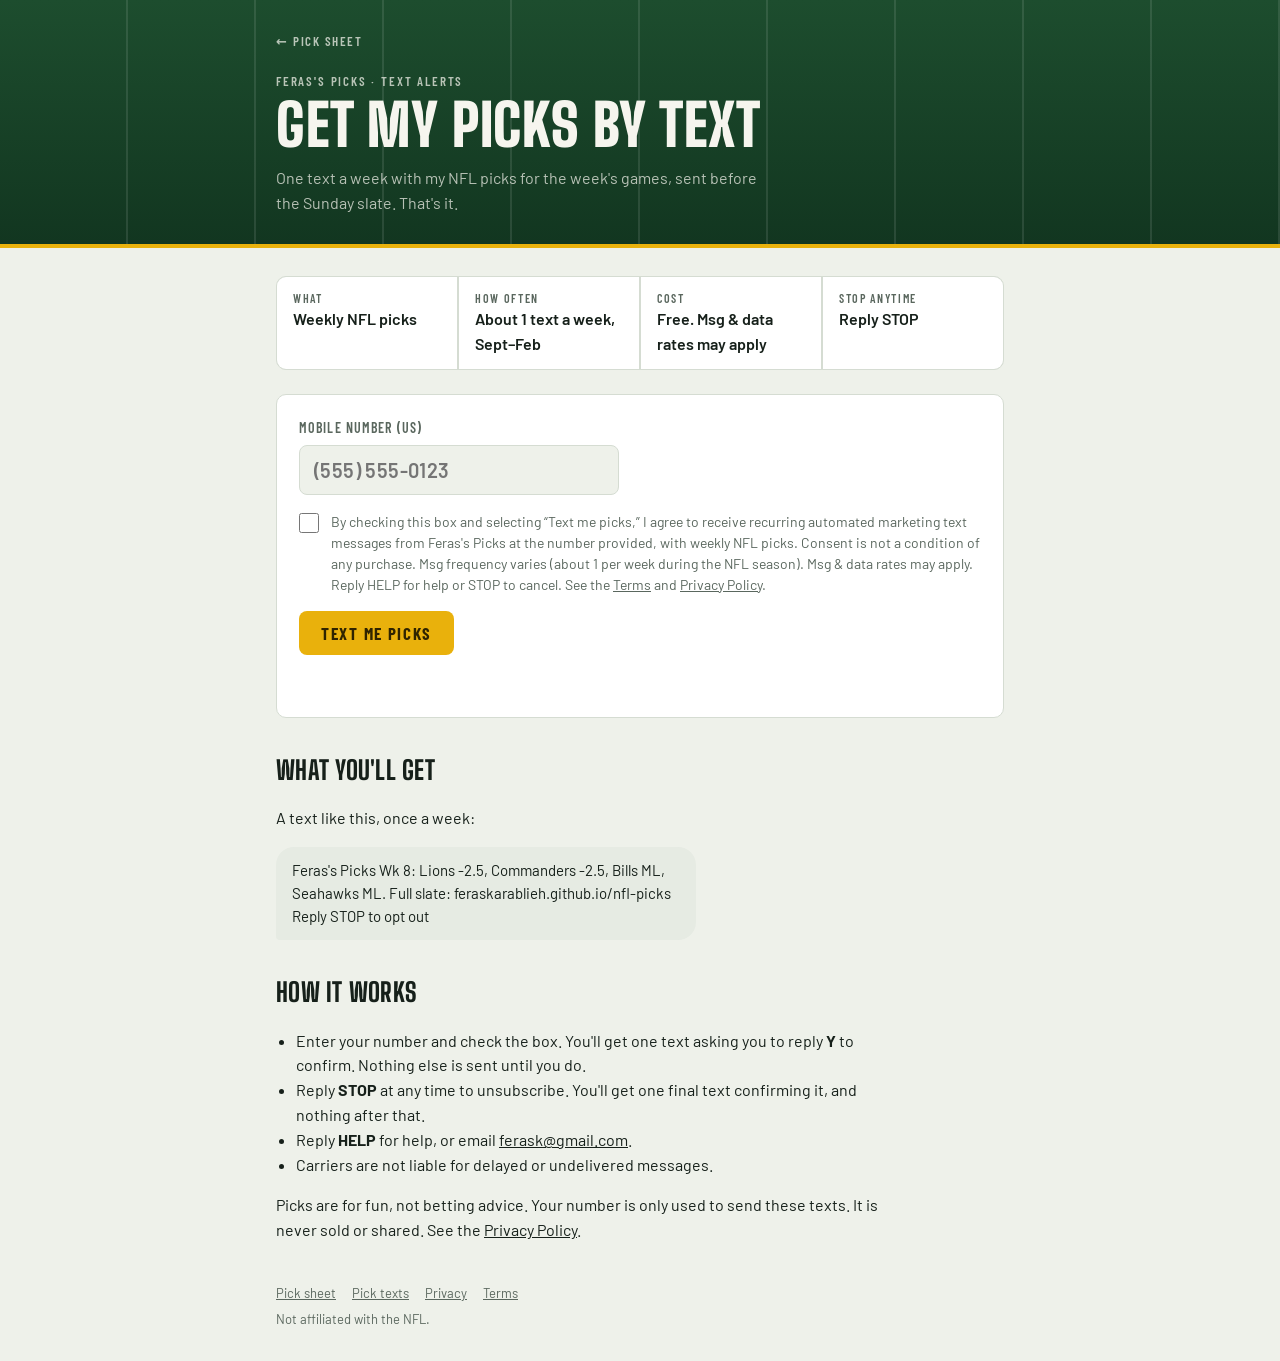
<file: sms.html>
<!doctype html>
<html lang="en">
<head>
<meta charset="utf-8">
<meta name="viewport" content="width=device-width,initial-scale=1,viewport-fit=cover">
<title>Pick Texts · Feras's Pick Sheet</title>
<meta name="description" content="Sign up to get Feras's weekly NFL picks by text message.">
<link rel="icon" href="data:image/svg+xml,%3Csvg xmlns='http://www.w3.org/2000/svg' viewBox='0 0 32 32'%3E%3Crect width='32' height='32' rx='6' fill='%231d4d2e'/%3E%3Cellipse cx='16' cy='16' rx='11' ry='7' fill='%238a4b22' transform='rotate(-35 16 16)'/%3E%3Cpath d='M11 21l10-10M13 15l2 2M15 13l2 2M17 11l2 2' stroke='%23fff' stroke-width='1.6'/%3E%3C/svg%3E">
<link rel="preconnect" href="https://fonts.googleapis.com">
<link rel="preconnect" href="https://fonts.gstatic.com" crossorigin>
<link rel="stylesheet" href="https://fonts.googleapis.com/css2?family=Big+Shoulders+Display:wght@700;800;900&family=Barlow:wght@400;500;600;700&family=Barlow+Condensed:wght@500;600;700&display=swap">
<link rel="stylesheet" href="pages.css">
</head>
<body>
<header class="band">
  <div class="wrap">
    <a class="back" href="./">&larr; Pick sheet</a>
    <div class="eyebrow">Feras's Picks &middot; text alerts</div>
    <h1>Get my picks by text</h1>
    <p class="lede">One text a week with my NFL picks for the week's games, sent before the Sunday slate. That's it.</p>
  </div>
</header>

<main><div class="wrap">
  <div class="facts">
    <div><b>What</b><span>Weekly NFL picks</span></div>
    <div><b>How often</b><span>About 1 text a week, Sept–Feb</span></div>
    <div><b>Cost</b><span>Free. Msg &amp; data rates may apply</span></div>
    <div><b>Stop anytime</b><span>Reply STOP</span></div>
  </div>

  <div class="card">
    <form id="signup" novalidate>
      <label class="field">Mobile number (US)
        <input type="tel" id="phone" name="phone" inputmode="tel" autocomplete="tel-national" placeholder="(555) 555-0123" required>
      </label>
      <label class="consent">
        <input type="checkbox" id="consent" name="consent" required>
        <span>By checking this box and selecting &ldquo;Text me picks,&rdquo; I agree to receive recurring automated marketing text messages from Feras's Picks at the number provided, with weekly NFL picks. Consent is not a condition of any purchase. Msg frequency varies (about 1 per week during the NFL season). Msg &amp; data rates may apply. Reply HELP for help or STOP to cancel. See the <a href="terms.html">Terms</a> and <a href="privacy.html">Privacy Policy</a>.</span>
      </label>
      <button type="submit" id="submit">Text me picks</button>
      <p class="status" id="status" role="status" aria-live="polite"></p>
    </form>
  </div>

  <h2>What you'll get</h2>
  <p>A text like this, once a week:</p>
  <p class="sample">Feras's Picks Wk 8: Lions -2.5, Commanders -2.5, Bills ML, Seahawks ML. Full slate: feraskarablieh.github.io/nfl-picks Reply STOP to opt out</p>

  <h2>How it works</h2>
  <ul>
    <li>Enter your number and check the box. You'll get one text asking you to reply <b>Y</b> to confirm. Nothing else is sent until you do.</li>
    <li>Reply <b>STOP</b> at any time to unsubscribe. You'll get one final text confirming it, and nothing after that.</li>
    <li>Reply <b>HELP</b> for help, or email <a href="mailto:ferask@gmail.com">ferask@gmail.com</a>.</li>
    <li>Carriers are not liable for delayed or undelivered messages.</li>
  </ul>
  <p>Picks are for fun, not betting advice. Your number is only used to send these texts. It is never sold or shared. See the <a href="privacy.html">Privacy Policy</a>.</p>
</div></main>

<footer><div class="wrap">
  <nav><a href="./">Pick sheet</a><a href="sms.html">Pick texts</a><a href="privacy.html">Privacy</a><a href="terms.html">Terms</a></nav>
  Not affiliated with the NFL.
</div></footer>

<script>
// Klaviyo client subscribe: public site ID only, no secret key. Adds the number to the
// "Text Messaging List", whose double opt-in sends the "reply Y to confirm" text.
const KLAVIYO_SITE_ID = "UxveFb", SMS_LIST_ID = "SHDB4x", REVISION = "2026-10-15";

const form = document.getElementById("signup"), phone = document.getElementById("phone"),
      consent = document.getElementById("consent"), submit = document.getElementById("submit"),
      status = document.getElementById("status");

function toE164(raw) {
  const digits = raw.replace(/\D/g, "");
  if (digits.length === 10) return "+1" + digits;
  if (digits.length === 11 && digits[0] === "1") return "+" + digits;
  return null;
}

function show(msg, kind) { status.textContent = msg; status.className = "status " + (kind || ""); }

form.addEventListener("submit", async e => {
  e.preventDefault();
  const number = toE164(phone.value);
  if (!number) return show("Enter a 10-digit US mobile number.", "err");
  if (!consent.checked) return show("Check the box to agree to receive texts.", "err");

  submit.disabled = true; show("Signing you up…");
  try {
    const res = await fetch(`https://a.klaviyo.com/client/subscriptions?company_id=${KLAVIYO_SITE_ID}`, {
      method: "POST",
      headers: { "Content-Type": "application/json", revision: REVISION },
      body: JSON.stringify({ data: {
        type: "subscription",
        attributes: {
          custom_source: "nfl-picks site: sms.html",
          profile: { data: { type: "profile", attributes: {
            phone_number: number,
            subscriptions: { sms: { marketing: { consent: "SUBSCRIBED" } } }
          } } }
        },
        relationships: { list: { data: { type: "list", id: SMS_LIST_ID } } }
      } })
    });
    if (!res.ok) throw new Error(res.status);
    form.reset();
    show("You're in. Check your phone and reply Y to confirm.", "ok");
  } catch (err) {
    show("That didn't go through. Please try again in a minute.", "err");
  } finally {
    submit.disabled = false;
  }
});
</script>
</body>
</html>
</file>
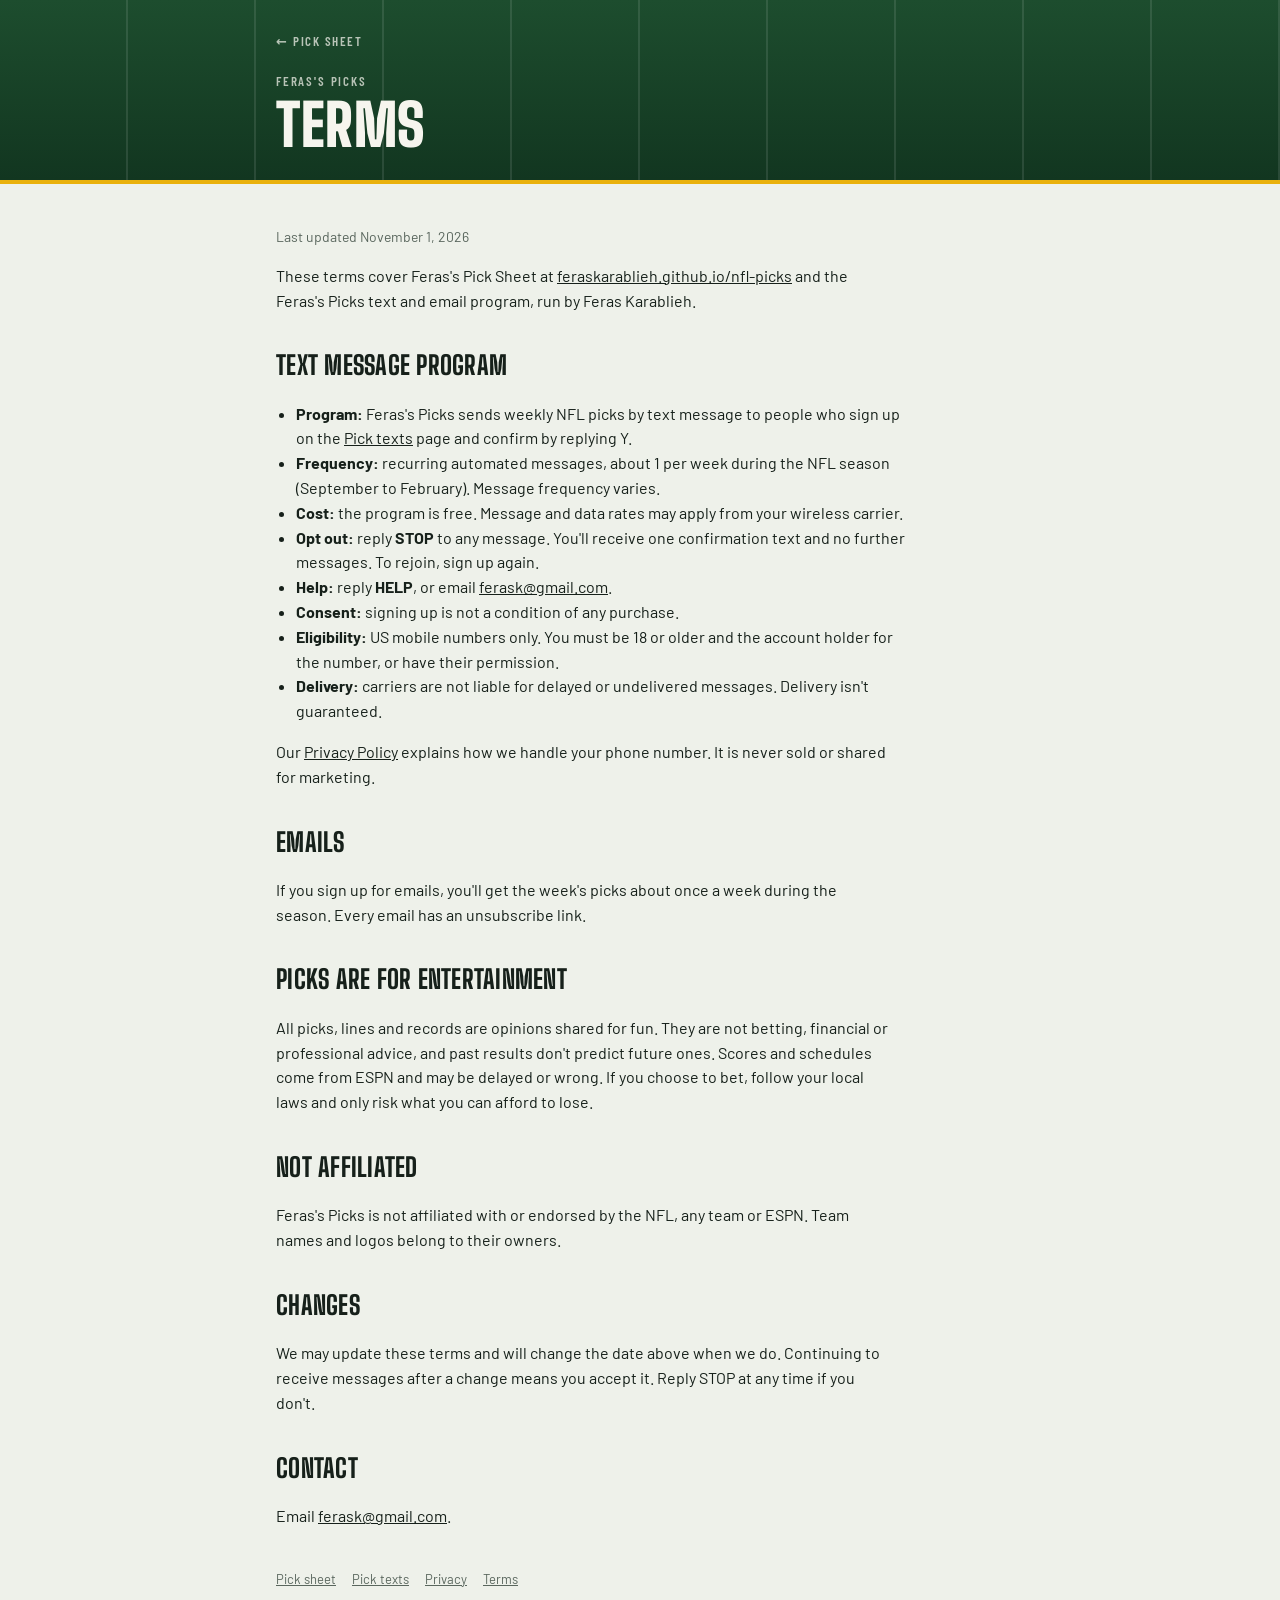
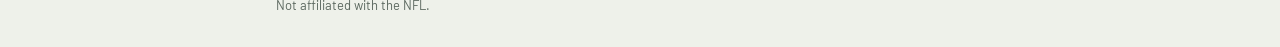
<file: terms.html>
<!doctype html>
<html lang="en">
<head>
<meta charset="utf-8">
<meta name="viewport" content="width=device-width,initial-scale=1,viewport-fit=cover">
<title>Terms · Feras's Pick Sheet</title>
<meta name="description" content="Terms for Feras's Pick Sheet and the Feras's Picks text and email program.">
<link rel="icon" href="data:image/svg+xml,%3Csvg xmlns='http://www.w3.org/2000/svg' viewBox='0 0 32 32'%3E%3Crect width='32' height='32' rx='6' fill='%231d4d2e'/%3E%3Cellipse cx='16' cy='16' rx='11' ry='7' fill='%238a4b22' transform='rotate(-35 16 16)'/%3E%3Cpath d='M11 21l10-10M13 15l2 2M15 13l2 2M17 11l2 2' stroke='%23fff' stroke-width='1.6'/%3E%3C/svg%3E">
<link rel="preconnect" href="https://fonts.googleapis.com">
<link rel="preconnect" href="https://fonts.gstatic.com" crossorigin>
<link rel="stylesheet" href="https://fonts.googleapis.com/css2?family=Big+Shoulders+Display:wght@700;800;900&family=Barlow:wght@400;500;600;700&family=Barlow+Condensed:wght@500;600;700&display=swap">
<link rel="stylesheet" href="pages.css">
</head>
<body>
<header class="band">
  <div class="wrap">
    <a class="back" href="./">&larr; Pick sheet</a>
    <div class="eyebrow">Feras's Picks</div>
    <h1>Terms</h1>
  </div>
</header>

<main><div class="wrap">
  <p class="updated">Last updated November 1, 2026</p>
  <p>These terms cover Feras's Pick Sheet at <a href="./">feraskarablieh.github.io/nfl-picks</a> and the Feras's Picks text and email program, run by Feras Karablieh.</p>

  <h2>Text message program</h2>
  <ul>
    <li><b>Program:</b> Feras's Picks sends weekly NFL picks by text message to people who sign up on the <a href="sms.html">Pick texts</a> page and confirm by replying Y.</li>
    <li><b>Frequency:</b> recurring automated messages, about 1 per week during the NFL season (September to February). Message frequency varies.</li>
    <li><b>Cost:</b> the program is free. Message and data rates may apply from your wireless carrier.</li>
    <li><b>Opt out:</b> reply <b>STOP</b> to any message. You'll receive one confirmation text and no further messages. To rejoin, sign up again.</li>
    <li><b>Help:</b> reply <b>HELP</b>, or email <a href="mailto:ferask@gmail.com">ferask@gmail.com</a>.</li>
    <li><b>Consent:</b> signing up is not a condition of any purchase.</li>
    <li><b>Eligibility:</b> US mobile numbers only. You must be 18 or older and the account holder for the number, or have their permission.</li>
    <li><b>Delivery:</b> carriers are not liable for delayed or undelivered messages. Delivery isn't guaranteed.</li>
  </ul>
  <p>Our <a href="privacy.html">Privacy Policy</a> explains how we handle your phone number. It is never sold or shared for marketing.</p>

  <h2>Emails</h2>
  <p>If you sign up for emails, you'll get the week's picks about once a week during the season. Every email has an unsubscribe link.</p>

  <h2>Picks are for entertainment</h2>
  <p>All picks, lines and records are opinions shared for fun. They are not betting, financial or professional advice, and past results don't predict future ones. Scores and schedules come from ESPN and may be delayed or wrong. If you choose to bet, follow your local laws and only risk what you can afford to lose.</p>

  <h2>Not affiliated</h2>
  <p>Feras's Picks is not affiliated with or endorsed by the NFL, any team or ESPN. Team names and logos belong to their owners.</p>

  <h2>Changes</h2>
  <p>We may update these terms and will change the date above when we do. Continuing to receive messages after a change means you accept it. Reply STOP at any time if you don't.</p>

  <h2>Contact</h2>
  <p>Email <a href="mailto:ferask@gmail.com">ferask@gmail.com</a>.</p>
</div></main>

<footer><div class="wrap">
  <nav><a href="./">Pick sheet</a><a href="sms.html">Pick texts</a><a href="privacy.html">Privacy</a><a href="terms.html">Terms</a></nav>
  Not affiliated with the NFL.
</div></footer>
</body>
</html>
</file>
<file: pages.css>
/* Shared styles for the SMS, privacy and terms pages; same tokens and turf band as index.html */
:root{
  --turf:#1d4d2e; --turf-deep:#123620; --chalk:#f6f5ee; --chalk-dim:rgba(246,245,238,.72);
  --ground:#eef1ea; --card:#ffffff; --ink:#16201a; --muted:#5a675e; --rule:#d5dcd2; --soft:#e6ebe3;
  --flag:#e9b10c; --flag-ink:#2f2400; --win:#16804a; --loss:#c1352b;
  --f-display:"Big Shoulders Display","Arial Narrow",Impact,sans-serif;
  --f-body:"Barlow",system-ui,-apple-system,"Segoe UI",sans-serif;
  --f-label:"Barlow Condensed","Arial Narrow",system-ui,sans-serif;
  color-scheme:light;
}
@media (prefers-color-scheme: dark){
  :root{
    --turf:#163d24; --turf-deep:#0d2817; --chalk:#f1f0e8; --chalk-dim:rgba(241,240,232,.7);
    --ground:#0e1511; --card:#161f19; --ink:#e7ece6; --muted:#93a097; --rule:#28352c; --soft:#1d2820;
    --flag:#f2c230; --flag-ink:#2f2400; --win:#3dbb74; --loss:#ee6259;
    color-scheme:dark;
  }
}
*{box-sizing:border-box}
html{-webkit-text-size-adjust:100%}
body{margin:0;background:var(--ground);color:var(--ink);font-family:var(--f-body);font-size:16px;line-height:1.55;padding-bottom:env(safe-area-inset-bottom,0px)}
:focus-visible{outline:2px solid var(--flag);outline-offset:2px}
a{color:inherit}
.wrap{max-width:760px;margin:0 auto;padding-left:max(16px,env(safe-area-inset-left,0px));padding-right:max(16px,env(safe-area-inset-right,0px))}

.band{
  color:var(--chalk);
  background:
    repeating-linear-gradient(90deg,transparent 0 calc(10% - 2px),rgba(255,255,255,.10) calc(10% - 2px) 10%),
    linear-gradient(180deg,var(--turf),var(--turf-deep));
  border-bottom:4px solid var(--flag);
}
.band .wrap{padding-block:calc(28px + env(safe-area-inset-top,0px)) 28px}
.back{font-family:var(--f-label);font-weight:600;letter-spacing:.12em;text-transform:uppercase;font-size:13px;color:var(--chalk-dim);text-decoration:none}
.back:hover{color:var(--chalk)}
.eyebrow{font-family:var(--f-label);font-weight:600;letter-spacing:.14em;text-transform:uppercase;font-size:13px;color:var(--chalk-dim);margin-top:18px}
h1{font-family:var(--f-display);font-weight:900;font-size:clamp(38px,7vw,58px);line-height:.95;margin:6px 0 0;text-transform:uppercase;letter-spacing:.01em;text-wrap:balance}
.lede{margin:14px 0 0;color:var(--chalk-dim);max-width:56ch}

main .wrap{padding-block:28px 12px}
h2{font-family:var(--f-display);font-weight:800;font-size:26px;text-transform:uppercase;margin:32px 0 8px;letter-spacing:.01em}
h2:first-child{margin-top:0}
p,li{max-width:68ch}
ul{padding-left:20px}
.updated{color:var(--muted);font-size:14px}

.card{background:var(--card);border:1px solid var(--rule);border-radius:10px;padding:22px}
.facts{display:grid;grid-template-columns:repeat(auto-fit,minmax(min(100%,180px),1fr));gap:2px;background:var(--rule);border:1px solid var(--rule);border-radius:10px;overflow:hidden;margin:0 0 24px}
.facts div{background:var(--card);padding:12px 16px}
.facts b{display:block;font-family:var(--f-label);font-size:12px;letter-spacing:.14em;text-transform:uppercase;color:var(--muted);font-weight:600}
.facts span{font-weight:600}

.sample{background:var(--soft);border-radius:18px 18px 18px 4px;padding:12px 16px;max-width:420px;font-size:15px;margin:8px 0 0}

form{display:grid;gap:16px}
label.field{display:grid;gap:6px;font-family:var(--f-label);font-weight:600;letter-spacing:.08em;text-transform:uppercase;font-size:14px;color:var(--muted)}
input[type=tel]{font:600 20px/1.2 var(--f-body);color:var(--ink);background:var(--ground);border:1px solid var(--rule);border-radius:8px;padding:12px 14px;width:100%;max-width:320px;letter-spacing:.02em}
input[type=tel]:focus{outline:2px solid var(--flag);outline-offset:1px;border-color:transparent}
.consent{display:grid;grid-template-columns:auto 1fr;gap:12px;align-items:start;font-size:14px;color:var(--muted);line-height:1.5}
.consent input{width:20px;height:20px;margin:2px 0 0;accent-color:var(--turf)}
button{appearance:none;border:0;cursor:pointer;justify-self:start;font-family:var(--f-label);font-weight:700;font-size:17px;letter-spacing:.1em;text-transform:uppercase;background:var(--flag);color:var(--flag-ink);padding:12px 22px;border-radius:8px}
button:disabled{opacity:.6;cursor:default}
.status{margin:0;font-weight:600;min-height:1.5em}
.status.ok{color:var(--win)}
.status.err{color:var(--loss)}

footer .wrap{padding-block:12px 32px;font-size:13px;color:var(--muted)}
footer nav{display:flex;flex-wrap:wrap;gap:6px 16px;margin-bottom:6px}
</file>
